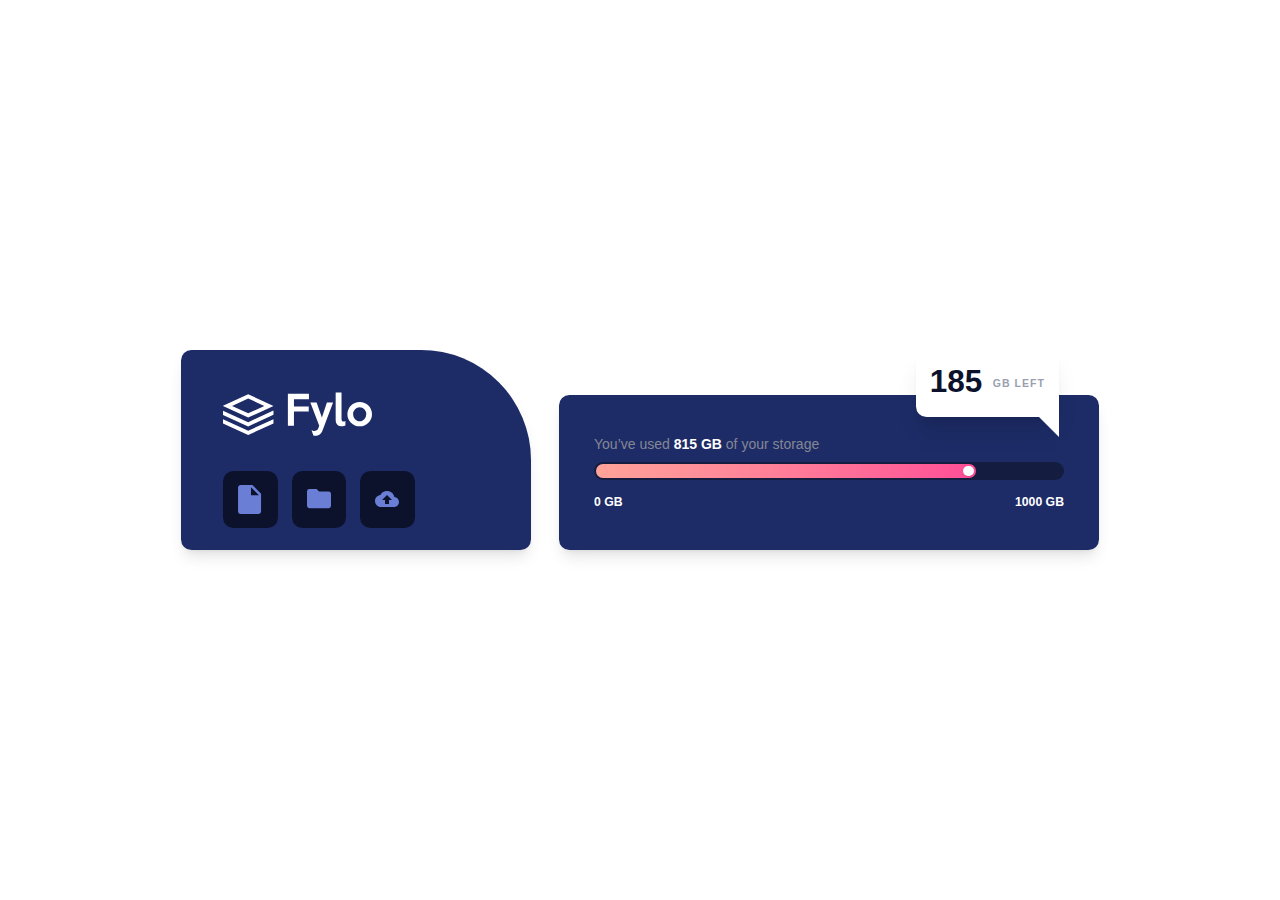
<file: 03-fylo-data-storage-component-master/index.html>
<!DOCTYPE html>
<html lang="en">
<head>
  <meta charset="UTF-8">
  <meta name="viewport" content="width=device-width, initial-scale=1.0">

  <link rel="icon" type="image/png" sizes="32x32" href="./images/favicon-32x32.png">
  <link href="src/output.css" rel="stylesheet">
  
  <title>Frontend Mentor | Fylo data storage component</title>
</head>
<body>
  <div class="bg-[url(/images/bg-mobile.png)] sm:bg-[url(/images/bg-desktop.png)] bg-no-repeat bg-cover bg-bottom h-dvh flex flex-col md:flex-row justify-center items-end md:items-center min-w-full gap-4 md:gap-8 p-6">
    <div class="flex flex-col md:flex-row justify-center items-center md:items-end min-w-full gap-4 md:gap-8 p-6">   
      <section class="bg-Blue-850 p-12 rounded-xl rounded-tr-[110px] flex flex-col gap-10 max-h-[220px] w-[87%] max-w-[350px] md:h-[200px] shadow-lg">
        <figure class="w-[56%]">
          <img class="w-full" src="images/logo.svg" alt="Logo Fylo">
        </figure>

        <figure class="section1">
          <figure class="group-icons">
            <img class="img-icon" src="images/icon-document.svg" alt="">
          </figure>
          <figure class="group-icons">
            <img class="img-icon" src="images/icon-folder.svg" alt="">
          </figure>
          <figure class="group-icons">
            <img class="img-icon" src="images/icon-upload.svg" alt="">
          </figure>
        </figure>
      </section>

      <section class="bg-Blue-850 p-12 md:p-10 rounded-xl flex flex-col gap-2 max-h-[220px] w-[87%] max-w-[350px] md:w-[540px] md:max-w-none md:h-[155px] relative justify-center shadow-lg">
        
        <div class="absolute bg-white p-4 rounded-xl md:rounded-br-none flex items-center gap-3 shadow-xl h-[72px] z-10 left-1/2 -translate-x-1/2 -bottom-[50px] md:bottom-auto md:-top-[50px] md:left-auto md:right-[40px] md:translate-x-0">
          
          <span class="text-Blue-950 text-4xl font-bold">185</span>
          <span class="text-gray-400 text-xs font-bold tracking-widest mt-1">GB LEFT</span>
          
          <div class="hidden md:block absolute -bottom-[20px] right-0 border-t-[20px] border-t-white border-r-[20px] border-r-transparent rotate-90"></div>
        </div>

        <p class="text-Grayish-Blue text-center md:text-left">You’ve used <span class="font-bold text-white">815 GB</span> of your storage</p>
        
        <div class="w-full h-5 bg-[#141d3f] rounded-full p-[2px]">
          <div class="w-[81.5%] h-full rounded-full bg-gradient-to-r from-[#ffa399] to-[#ff4d97] flex items-center justify-end relative group cursor-pointer">
              <div class="w-3 h-3 bg-white rounded-full mr-[2px] shadow-sm"></div>
          </div>
        </div>

        <div class="flex justify-between mt-2 text-white font-bold text-sm">
            <span>0 GB</span>
            <span>1000 GB</span>
        </div>
      </section>
    </div>
  </div>
</body>
</html>
</file>
<file: 03-fylo-data-storage-component-master/src/output.css>
/*! tailwindcss v4.1.17 | MIT License | https://tailwindcss.com */
@layer properties;
@layer theme, base, components, utilities;
@layer theme {
  :root, :host {
    --font-sans: "Raleway", sans-serif;
    --font-mono: ui-monospace, SFMono-Regular, Menlo, Monaco, Consolas, "Liberation Mono",
      "Courier New", monospace;
    --color-red-800: oklch(44.4% 0.177 26.899);
    --color-gray-400: oklch(70.7% 0.022 261.325);
    --color-white: #fff;
    --spacing: 0.25rem;
    --text-xs: 0.75rem;
    --text-xs--line-height: calc(1 / 0.75);
    --text-sm: 0.875rem;
    --text-sm--line-height: calc(1.25 / 0.875);
    --text-4xl: 2.25rem;
    --text-4xl--line-height: calc(2.5 / 2.25);
    --font-weight-bold: 700;
    --tracking-widest: 0.1em;
    --radius-xl: 0.75rem;
    --default-font-family: var(--font-sans);
    --default-mono-font-family: var(--font-mono);
    --color-Grayish-Blue: hsl(229, 7%, 55%);
    --color-Blue-850: hsl(228, 56%, 26%);
    --color-Blue-950: hsl(229, 57%, 11%);
  }
}
@layer base {
  *, ::after, ::before, ::backdrop, ::file-selector-button {
    box-sizing: border-box;
    margin: 0;
    padding: 0;
    border: 0 solid;
  }
  html, :host {
    line-height: 1.5;
    -webkit-text-size-adjust: 100%;
    tab-size: 4;
    font-family: var(--default-font-family, ui-sans-serif, system-ui, sans-serif, "Apple Color Emoji", "Segoe UI Emoji", "Segoe UI Symbol", "Noto Color Emoji");
    font-feature-settings: var(--default-font-feature-settings, normal);
    font-variation-settings: var(--default-font-variation-settings, normal);
    -webkit-tap-highlight-color: transparent;
  }
  hr {
    height: 0;
    color: inherit;
    border-top-width: 1px;
  }
  abbr:where([title]) {
    -webkit-text-decoration: underline dotted;
    text-decoration: underline dotted;
  }
  h1, h2, h3, h4, h5, h6 {
    font-size: inherit;
    font-weight: inherit;
  }
  a {
    color: inherit;
    -webkit-text-decoration: inherit;
    text-decoration: inherit;
  }
  b, strong {
    font-weight: bolder;
  }
  code, kbd, samp, pre {
    font-family: var(--default-mono-font-family, ui-monospace, SFMono-Regular, Menlo, Monaco, Consolas, "Liberation Mono", "Courier New", monospace);
    font-feature-settings: var(--default-mono-font-feature-settings, normal);
    font-variation-settings: var(--default-mono-font-variation-settings, normal);
    font-size: 1em;
  }
  small {
    font-size: 80%;
  }
  sub, sup {
    font-size: 75%;
    line-height: 0;
    position: relative;
    vertical-align: baseline;
  }
  sub {
    bottom: -0.25em;
  }
  sup {
    top: -0.5em;
  }
  table {
    text-indent: 0;
    border-color: inherit;
    border-collapse: collapse;
  }
  :-moz-focusring {
    outline: auto;
  }
  progress {
    vertical-align: baseline;
  }
  summary {
    display: list-item;
  }
  ol, ul, menu {
    list-style: none;
  }
  img, svg, video, canvas, audio, iframe, embed, object {
    display: block;
    vertical-align: middle;
  }
  img, video {
    max-width: 100%;
    height: auto;
  }
  button, input, select, optgroup, textarea, ::file-selector-button {
    font: inherit;
    font-feature-settings: inherit;
    font-variation-settings: inherit;
    letter-spacing: inherit;
    color: inherit;
    border-radius: 0;
    background-color: transparent;
    opacity: 1;
  }
  :where(select:is([multiple], [size])) optgroup {
    font-weight: bolder;
  }
  :where(select:is([multiple], [size])) optgroup option {
    padding-inline-start: 20px;
  }
  ::file-selector-button {
    margin-inline-end: 4px;
  }
  ::placeholder {
    opacity: 1;
  }
  @supports (not (-webkit-appearance: -apple-pay-button))  or (contain-intrinsic-size: 1px) {
    ::placeholder {
      color: currentcolor;
      @supports (color: color-mix(in lab, red, red)) {
        color: color-mix(in oklab, currentcolor 50%, transparent);
      }
    }
  }
  textarea {
    resize: vertical;
  }
  ::-webkit-search-decoration {
    -webkit-appearance: none;
  }
  ::-webkit-date-and-time-value {
    min-height: 1lh;
    text-align: inherit;
  }
  ::-webkit-datetime-edit {
    display: inline-flex;
  }
  ::-webkit-datetime-edit-fields-wrapper {
    padding: 0;
  }
  ::-webkit-datetime-edit, ::-webkit-datetime-edit-year-field, ::-webkit-datetime-edit-month-field, ::-webkit-datetime-edit-day-field, ::-webkit-datetime-edit-hour-field, ::-webkit-datetime-edit-minute-field, ::-webkit-datetime-edit-second-field, ::-webkit-datetime-edit-millisecond-field, ::-webkit-datetime-edit-meridiem-field {
    padding-block: 0;
  }
  ::-webkit-calendar-picker-indicator {
    line-height: 1;
  }
  :-moz-ui-invalid {
    box-shadow: none;
  }
  button, input:where([type="button"], [type="reset"], [type="submit"]), ::file-selector-button {
    appearance: button;
  }
  ::-webkit-inner-spin-button, ::-webkit-outer-spin-button {
    height: auto;
  }
  [hidden]:where(:not([hidden="until-found"])) {
    display: none !important;
  }
}
@layer utilities {
  .absolute {
    position: absolute;
  }
  .relative {
    position: relative;
  }
  .static {
    position: static;
  }
  .right-0 {
    right: calc(var(--spacing) * 0);
  }
  .-bottom-\[20px\] {
    bottom: calc(20px * -1);
  }
  .-bottom-\[50px\] {
    bottom: calc(50px * -1);
  }
  .left-1\/2 {
    left: calc(1/2 * 100%);
  }
  .z-10 {
    z-index: 10;
  }
  .mt-1 {
    margin-top: calc(var(--spacing) * 1);
  }
  .mt-2 {
    margin-top: calc(var(--spacing) * 2);
  }
  .mr-\[2px\] {
    margin-right: 2px;
  }
  .contents {
    display: contents;
  }
  .flex {
    display: flex;
  }
  .hidden {
    display: none;
  }
  .table {
    display: table;
  }
  .h-3 {
    height: calc(var(--spacing) * 3);
  }
  .h-5 {
    height: calc(var(--spacing) * 5);
  }
  .h-\[72px\] {
    height: 72px;
  }
  .h-dvh {
    height: 100dvh;
  }
  .h-full {
    height: 100%;
  }
  .max-h-\[220px\] {
    max-height: 220px;
  }
  .w-3 {
    width: calc(var(--spacing) * 3);
  }
  .w-\[56\%\] {
    width: 56%;
  }
  .w-\[81\.5\%\] {
    width: 81.5%;
  }
  .w-\[87\%\] {
    width: 87%;
  }
  .w-full {
    width: 100%;
  }
  .max-w-\[350px\] {
    max-width: 350px;
  }
  .min-w-full {
    min-width: 100%;
  }
  .-translate-x-1\/2 {
    --tw-translate-x: calc(calc(1/2 * 100%) * -1);
    translate: var(--tw-translate-x) var(--tw-translate-y);
  }
  .rotate-90 {
    rotate: 90deg;
  }
  .cursor-pointer {
    cursor: pointer;
  }
  .flex-col {
    flex-direction: column;
  }
  .items-center {
    align-items: center;
  }
  .items-end {
    align-items: flex-end;
  }
  .justify-between {
    justify-content: space-between;
  }
  .justify-center {
    justify-content: center;
  }
  .justify-end {
    justify-content: flex-end;
  }
  .gap-2 {
    gap: calc(var(--spacing) * 2);
  }
  .gap-3 {
    gap: calc(var(--spacing) * 3);
  }
  .gap-4 {
    gap: calc(var(--spacing) * 4);
  }
  .gap-10 {
    gap: calc(var(--spacing) * 10);
  }
  .rounded-full {
    border-radius: calc(infinity * 1px);
  }
  .rounded-xl {
    border-radius: var(--radius-xl);
  }
  .rounded-tr-\[110px\] {
    border-top-right-radius: 110px;
  }
  .border-t-\[20px\] {
    border-top-style: var(--tw-border-style);
    border-top-width: 20px;
  }
  .border-r-\[20px\] {
    border-right-style: var(--tw-border-style);
    border-right-width: 20px;
  }
  .border-t-white {
    border-top-color: var(--color-white);
  }
  .border-r-transparent {
    border-right-color: transparent;
  }
  .bg-Blue-850 {
    background-color: var(--color-Blue-850);
  }
  .bg-\[\#141d3f\] {
    background-color: #141d3f;
  }
  .bg-white {
    background-color: var(--color-white);
  }
  .bg-gradient-to-r {
    --tw-gradient-position: to right in oklab;
    background-image: linear-gradient(var(--tw-gradient-stops));
  }
  .bg-\[url\(\.\.\/images\/bg-mobile\.png\)\] {
    background-image: url(../images/bg-mobile.png);
  }
  .from-\[\#ffa399\] {
    --tw-gradient-from: #ffa399;
    --tw-gradient-stops: var(--tw-gradient-via-stops, var(--tw-gradient-position), var(--tw-gradient-from) var(--tw-gradient-from-position), var(--tw-gradient-to) var(--tw-gradient-to-position));
  }
  .to-\[\#ff4d97\] {
    --tw-gradient-to: #ff4d97;
    --tw-gradient-stops: var(--tw-gradient-via-stops, var(--tw-gradient-position), var(--tw-gradient-from) var(--tw-gradient-from-position), var(--tw-gradient-to) var(--tw-gradient-to-position));
  }
  .bg-cover {
    background-size: cover;
  }
  .bg-bottom {
    background-position: bottom;
  }
  .bg-no-repeat {
    background-repeat: no-repeat;
  }
  .p-4 {
    padding: calc(var(--spacing) * 4);
  }
  .p-6 {
    padding: calc(var(--spacing) * 6);
  }
  .p-12 {
    padding: calc(var(--spacing) * 12);
  }
  .p-\[2px\] {
    padding: 2px;
  }
  .text-center {
    text-align: center;
  }
  .text-4xl {
    font-size: var(--text-4xl);
    line-height: var(--tw-leading, var(--text-4xl--line-height));
  }
  .text-sm {
    font-size: var(--text-sm);
    line-height: var(--tw-leading, var(--text-sm--line-height));
  }
  .text-xs {
    font-size: var(--text-xs);
    line-height: var(--tw-leading, var(--text-xs--line-height));
  }
  .font-bold {
    --tw-font-weight: var(--font-weight-bold);
    font-weight: var(--font-weight-bold);
  }
  .tracking-widest {
    --tw-tracking: var(--tracking-widest);
    letter-spacing: var(--tracking-widest);
  }
  .text-Blue-950 {
    color: var(--color-Blue-950);
  }
  .text-Grayish-Blue {
    color: var(--color-Grayish-Blue);
  }
  .text-gray-400 {
    color: var(--color-gray-400);
  }
  .text-white {
    color: var(--color-white);
  }
  .shadow-lg {
    --tw-shadow: 0 10px 15px -3px var(--tw-shadow-color, rgb(0 0 0 / 0.1)), 0 4px 6px -4px var(--tw-shadow-color, rgb(0 0 0 / 0.1));
    box-shadow: var(--tw-inset-shadow), var(--tw-inset-ring-shadow), var(--tw-ring-offset-shadow), var(--tw-ring-shadow), var(--tw-shadow);
  }
  .shadow-sm {
    --tw-shadow: 0 1px 3px 0 var(--tw-shadow-color, rgb(0 0 0 / 0.1)), 0 1px 2px -1px var(--tw-shadow-color, rgb(0 0 0 / 0.1));
    box-shadow: var(--tw-inset-shadow), var(--tw-inset-ring-shadow), var(--tw-ring-offset-shadow), var(--tw-ring-shadow), var(--tw-shadow);
  }
  .shadow-xl {
    --tw-shadow: 0 20px 25px -5px var(--tw-shadow-color, rgb(0 0 0 / 0.1)), 0 8px 10px -6px var(--tw-shadow-color, rgb(0 0 0 / 0.1));
    box-shadow: var(--tw-inset-shadow), var(--tw-inset-ring-shadow), var(--tw-ring-offset-shadow), var(--tw-ring-shadow), var(--tw-shadow);
  }
  .outline {
    outline-style: var(--tw-outline-style);
    outline-width: 1px;
  }
  .sm\:bg-\[url\(\.\.\/images\/bg-desktop\.png\)\] {
    @media (width >= 40rem) {
      background-image: url(../images/bg-desktop.png);
    }
  }
  .md\:-top-\[50px\] {
    @media (width >= 48rem) {
      top: calc(50px * -1);
    }
  }
  .md\:right-\[40px\] {
    @media (width >= 48rem) {
      right: 40px;
    }
  }
  .md\:bottom-auto {
    @media (width >= 48rem) {
      bottom: auto;
    }
  }
  .md\:left-auto {
    @media (width >= 48rem) {
      left: auto;
    }
  }
  .md\:block {
    @media (width >= 48rem) {
      display: block;
    }
  }
  .md\:h-\[155px\] {
    @media (width >= 48rem) {
      height: 155px;
    }
  }
  .md\:h-\[200px\] {
    @media (width >= 48rem) {
      height: 200px;
    }
  }
  .md\:w-\[540px\] {
    @media (width >= 48rem) {
      width: 540px;
    }
  }
  .md\:max-w-none {
    @media (width >= 48rem) {
      max-width: none;
    }
  }
  .md\:translate-x-0 {
    @media (width >= 48rem) {
      --tw-translate-x: calc(var(--spacing) * 0);
      translate: var(--tw-translate-x) var(--tw-translate-y);
    }
  }
  .md\:flex-row {
    @media (width >= 48rem) {
      flex-direction: row;
    }
  }
  .md\:items-center {
    @media (width >= 48rem) {
      align-items: center;
    }
  }
  .md\:items-end {
    @media (width >= 48rem) {
      align-items: flex-end;
    }
  }
  .md\:gap-8 {
    @media (width >= 48rem) {
      gap: calc(var(--spacing) * 8);
    }
  }
  .md\:rounded-br-none {
    @media (width >= 48rem) {
      border-bottom-right-radius: 0;
    }
  }
  .md\:p-10 {
    @media (width >= 48rem) {
      padding: calc(var(--spacing) * 10);
    }
  }
  .md\:text-left {
    @media (width >= 48rem) {
      text-align: left;
    }
  }
}
@import url('https://fonts.googleapis.com/css2?family=Raleway:ital,wght@0,100..900;1,100..900&display=swap');
body {
  display: flex;
  height: 100dvh;
  width: 100%;
  align-items: center;
  justify-content: center;
  font-family: var(--font-sans);
}
@layer base {
  html {
    font-size: 14px;
  }
}
.group-icons {
  display: flex;
  height: 100%;
  width: 100%;
  justify-content: center;
  border-radius: var(--radius-xl);
  background-color: var(--color-Blue-950);
  padding: calc(var(--spacing) * 3);
  @media (width >= 315px) {
    padding: calc(var(--spacing) * 1);
  }
  @media (width >= 315px) {
    padding-block: calc(var(--spacing) * 4);
  }
}
.img-icon {
  width: 100%;
  object-fit: contain;
  text-align: center;
  @media (width >= 315px) {
    width: calc(2/4 * 100%);
  }
}
.section1 {
  display: flex;
  width: 100%;
  align-items: center;
  justify-content: center;
  gap: calc(var(--spacing) * 4);
  @media (width >= 250px) {
    width: 85%;
  }
  @media (width >= 315px) {
    width: 72%;
  }
}
@property --tw-translate-x {
  syntax: "*";
  inherits: false;
  initial-value: 0;
}
@property --tw-translate-y {
  syntax: "*";
  inherits: false;
  initial-value: 0;
}
@property --tw-translate-z {
  syntax: "*";
  inherits: false;
  initial-value: 0;
}
@property --tw-border-style {
  syntax: "*";
  inherits: false;
  initial-value: solid;
}
@property --tw-gradient-position {
  syntax: "*";
  inherits: false;
}
@property --tw-gradient-from {
  syntax: "<color>";
  inherits: false;
  initial-value: #0000;
}
@property --tw-gradient-via {
  syntax: "<color>";
  inherits: false;
  initial-value: #0000;
}
@property --tw-gradient-to {
  syntax: "<color>";
  inherits: false;
  initial-value: #0000;
}
@property --tw-gradient-stops {
  syntax: "*";
  inherits: false;
}
@property --tw-gradient-via-stops {
  syntax: "*";
  inherits: false;
}
@property --tw-gradient-from-position {
  syntax: "<length-percentage>";
  inherits: false;
  initial-value: 0%;
}
@property --tw-gradient-via-position {
  syntax: "<length-percentage>";
  inherits: false;
  initial-value: 50%;
}
@property --tw-gradient-to-position {
  syntax: "<length-percentage>";
  inherits: false;
  initial-value: 100%;
}
@property --tw-font-weight {
  syntax: "*";
  inherits: false;
}
@property --tw-tracking {
  syntax: "*";
  inherits: false;
}
@property --tw-shadow {
  syntax: "*";
  inherits: false;
  initial-value: 0 0 #0000;
}
@property --tw-shadow-color {
  syntax: "*";
  inherits: false;
}
@property --tw-shadow-alpha {
  syntax: "<percentage>";
  inherits: false;
  initial-value: 100%;
}
@property --tw-inset-shadow {
  syntax: "*";
  inherits: false;
  initial-value: 0 0 #0000;
}
@property --tw-inset-shadow-color {
  syntax: "*";
  inherits: false;
}
@property --tw-inset-shadow-alpha {
  syntax: "<percentage>";
  inherits: false;
  initial-value: 100%;
}
@property --tw-ring-color {
  syntax: "*";
  inherits: false;
}
@property --tw-ring-shadow {
  syntax: "*";
  inherits: false;
  initial-value: 0 0 #0000;
}
@property --tw-inset-ring-color {
  syntax: "*";
  inherits: false;
}
@property --tw-inset-ring-shadow {
  syntax: "*";
  inherits: false;
  initial-value: 0 0 #0000;
}
@property --tw-ring-inset {
  syntax: "*";
  inherits: false;
}
@property --tw-ring-offset-width {
  syntax: "<length>";
  inherits: false;
  initial-value: 0px;
}
@property --tw-ring-offset-color {
  syntax: "*";
  inherits: false;
  initial-value: #fff;
}
@property --tw-ring-offset-shadow {
  syntax: "*";
  inherits: false;
  initial-value: 0 0 #0000;
}
@property --tw-outline-style {
  syntax: "*";
  inherits: false;
  initial-value: solid;
}
@layer properties {
  @supports ((-webkit-hyphens: none) and (not (margin-trim: inline))) or ((-moz-orient: inline) and (not (color:rgb(from red r g b)))) {
    *, ::before, ::after, ::backdrop {
      --tw-translate-x: 0;
      --tw-translate-y: 0;
      --tw-translate-z: 0;
      --tw-border-style: solid;
      --tw-gradient-position: initial;
      --tw-gradient-from: #0000;
      --tw-gradient-via: #0000;
      --tw-gradient-to: #0000;
      --tw-gradient-stops: initial;
      --tw-gradient-via-stops: initial;
      --tw-gradient-from-position: 0%;
      --tw-gradient-via-position: 50%;
      --tw-gradient-to-position: 100%;
      --tw-font-weight: initial;
      --tw-tracking: initial;
      --tw-shadow: 0 0 #0000;
      --tw-shadow-color: initial;
      --tw-shadow-alpha: 100%;
      --tw-inset-shadow: 0 0 #0000;
      --tw-inset-shadow-color: initial;
      --tw-inset-shadow-alpha: 100%;
      --tw-ring-color: initial;
      --tw-ring-shadow: 0 0 #0000;
      --tw-inset-ring-color: initial;
      --tw-inset-ring-shadow: 0 0 #0000;
      --tw-ring-inset: initial;
      --tw-ring-offset-width: 0px;
      --tw-ring-offset-color: #fff;
      --tw-ring-offset-shadow: 0 0 #0000;
      --tw-outline-style: solid;
    }
  }
}
</file>
